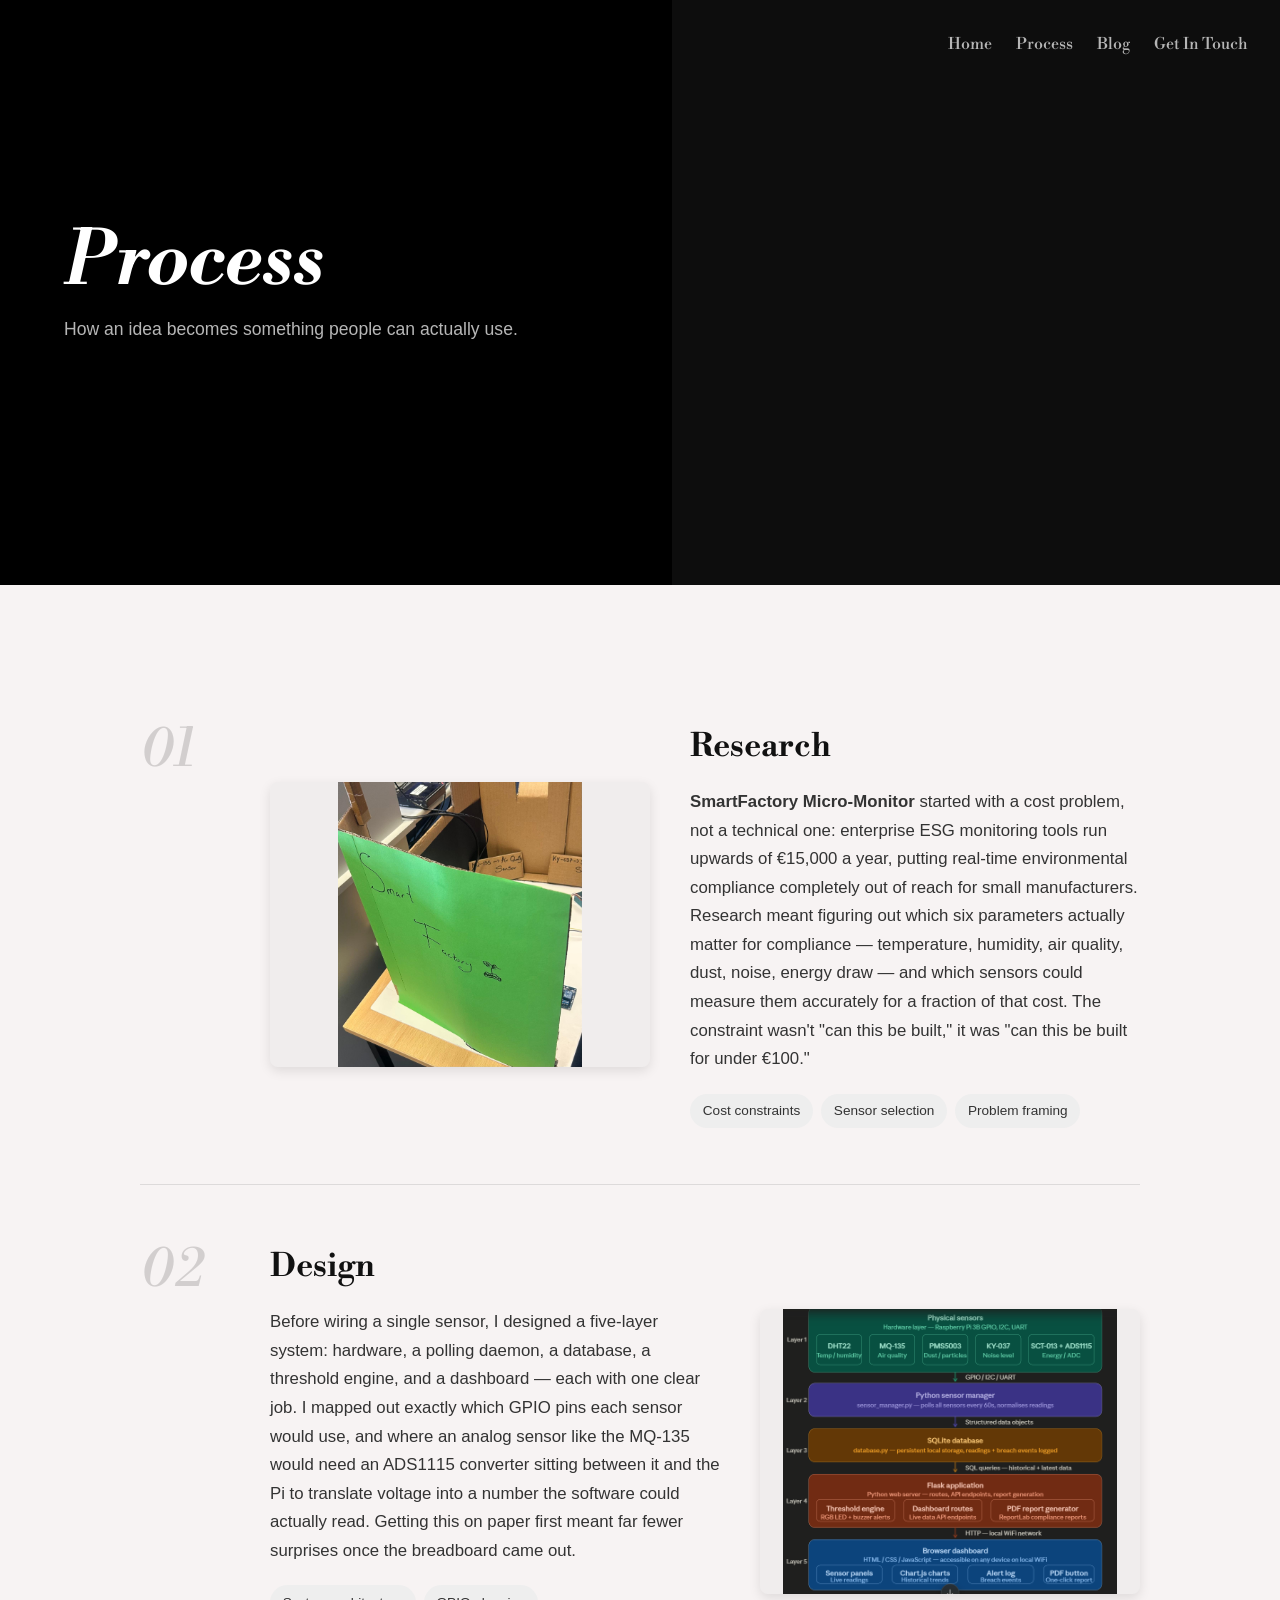
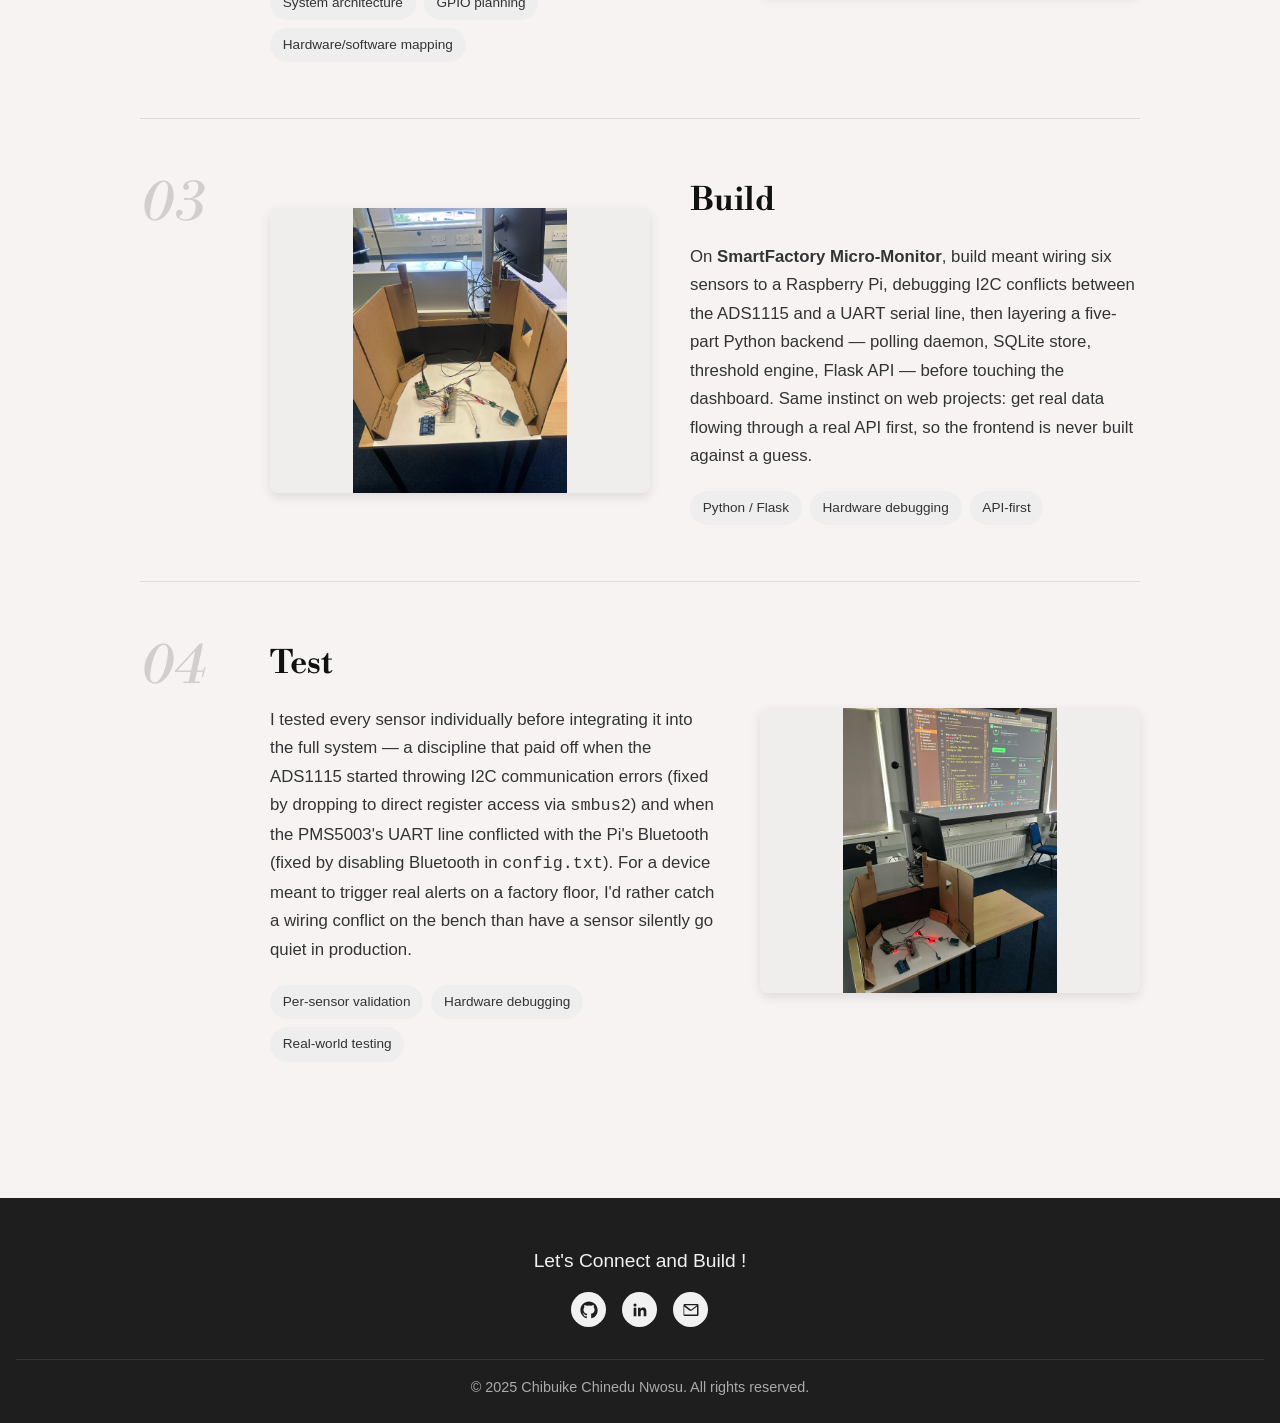
<file: process.html>
<!doctype html>
<html lang="en">
  <head>
    <meta charset="UTF-8" />
    <meta name="viewport" content="width=device-width, initial-scale=1.0" />
    <title>Process — My Portfolio</title>
    <link rel="preconnect" href="https://fonts.googleapis.com" />
    <link rel="preconnect" href="https://fonts.gstatic.com" crossorigin />
    <link
      href="https://fonts.googleapis.com/css2?family=Libre+Bodoni:ital,wght@0,400..700;1,400..700&display=swap"
      rel="stylesheet"
    />
    <link rel="stylesheet" href="./Css pages/Homepage.Css" />
    <link rel="stylesheet" href="./Css pages/Process.Css" />
  </head>
  <body>
    <header class="header process-header">
      <div class="header-container">
        <!-- Left Column -->
        <div class="header-content">
          <h1 class="hero-title">Process</h1>
          <h3 class="hero-subtitle process-subtitle">
            How an idea becomes something people can actually use.
          </h3>
        </div>

        <!-- Right Column (Nav Links) -->
        <div class="header-image process-header-image">
          <nav class="nav-links underline-hover">
            <a href="./index.html">Home</a>
            <a href="./process.html">Process</a>
            <a href="./blog.html">Blog</a>
            <a href="mailto:chibuikemnwosu9@gmail.com">Get In Touch</a>
          </nav>
        </div>
      </div>
    </header>

    <!-- Process Stages -->
    <section class="stages">
      <div class="container">
        <!-- Stage 01 -->
        <article class="stage">
          <div class="stage-number">01</div>
          <div class="stage-media">
            <img
              src="./Images/SmartReaserch.jpeg"
              alt="A picture of a SmartFactory Micro-Monitor sensor research or spec comparison"
              loading="lazy"
            />
          </div>
          <div class="stage-content">
            <h2 class="stage-title">Research</h2>
            <p class="stage-description">
              <strong>SmartFactory Micro-Monitor</strong> started with a cost
              problem, not a technical one: enterprise ESG monitoring tools run
              upwards of €15,000 a year, putting real-time environmental
              compliance completely out of reach for small manufacturers.
              Research meant figuring out which six parameters actually matter
              for compliance — temperature, humidity, air quality, dust, noise,
              energy draw — and which sensors could measure them accurately for
              a fraction of that cost. The constraint wasn't "can this be
              built," it was "can this be built for under €100."
            </p>
            <ul class="stage-tags">
              <li>Cost constraints</li>
              <li>Sensor selection</li>
              <li>Problem framing</li>
            </ul>
          </div>
        </article>

        <!-- Stage 02 -->
        <article class="stage stage-reverse">
          <div class="stage-number">02</div>
          <div class="stage-media">
            <img
              src="./Images/SmartDashboard.png"
              alt="A picture of the SmartFactory Micro-Monitor system architecture or GPIO wiring plan"
              loading="lazy"
            />
          </div>
          <div class="stage-content">
            <h2 class="stage-title">Design</h2>
            <p class="stage-description">
              Before wiring a single sensor, I designed a five-layer system:
              hardware, a polling daemon, a database, a threshold engine, and a
              dashboard — each with one clear job. I mapped out exactly which
              GPIO pins each sensor would use, and where an analog sensor like
              the MQ-135 would need an ADS1115 converter sitting between it and
              the Pi to translate voltage into a number the software could
              actually read. Getting this on paper first meant far fewer
              surprises once the breadboard came out.
            </p>
            <ul class="stage-tags">
              <li>System architecture</li>
              <li>GPIO planning</li>
              <li>Hardware/software mapping</li>
            </ul>
          </div>
        </article>

        <!-- Stage 03 -->
        <article class="stage">
          <div class="stage-number">03</div>
          <div class="stage-media">
            <img
              src="./Images/SmartBuild.jpeg"
              alt="A picture of the SmartFactory Micro-Monitor hardware or breadboard"
              loading="lazy"
            />
          </div>
          <div class="stage-content">
            <h2 class="stage-title">Build</h2>
            <p class="stage-description">
              On <strong>SmartFactory Micro-Monitor</strong>, build meant wiring
              six sensors to a Raspberry Pi, debugging I2C conflicts between the
              ADS1115 and a UART serial line, then layering a five-part Python
              backend — polling daemon, SQLite store, threshold engine, Flask
              API — before touching the dashboard. Same instinct on web
              projects: get real data flowing through a real API first, so the
              frontend is never built against a guess.
            </p>
            <ul class="stage-tags">
              <li>Python / Flask</li>
              <li>Hardware debugging</li>
              <li>API-first</li>
            </ul>
          </div>
        </article>

        <!-- Stage 04 -->
        <article class="stage stage-reverse">
          <div class="stage-number">04</div>
          <div class="stage-media">
            <img
              src="./Images/SmartTesting.jpeg"
              alt="A picture of a SmartFactory Micro-Monitor sensor testing or debug log screenshot"
              loading="lazy"
            />
          </div>
          <div class="stage-content">
            <h2 class="stage-title">Test</h2>
            <p class="stage-description">
              I tested every sensor individually before integrating it into the
              full system — a discipline that paid off when the ADS1115 started
              throwing I2C communication errors (fixed by dropping to direct
              register access via <code>smbus2</code>) and when the PMS5003's
              UART line conflicted with the Pi's Bluetooth (fixed by disabling
              Bluetooth in <code>config.txt</code>). For a device meant to
              trigger real alerts on a factory floor, I'd rather catch a wiring
              conflict on the bench than have a sensor silently go quiet in
              production.
            </p>
            <ul class="stage-tags">
              <li>Per-sensor validation</li>
              <li>Hardware debugging</li>
              <li>Real-world testing</li>
            </ul>
          </div>
        </article>
      </div>
    </section>

    <footer class="footer">
      <div class="footer-container">
        <!-- Center Section -->
        <div class="footer-center">
          <p class="footer-text">Let's Connect and Build !</p>
          <ul class="social-links">
            <li>
              <a
                href="https://github.com/chibuikeNwosu"
                target="_blank"
                rel="noopener noreferrer"
                aria-label="GitHub"
              >
                <svg
                  viewBox="0 0 24 24"
                  width="18"
                  height="18"
                  fill="currentColor"
                >
                  <path
                    d="M12 .5C5.65.5.5 5.66.5 12.03c0 5.09 3.29 9.4 7.86 10.93.58.11.79-.25.79-.56 0-.28-.01-1.02-.02-2-3.2.7-3.88-1.55-3.88-1.55-.52-1.34-1.28-1.7-1.28-1.7-1.05-.72.08-.71.08-.71 1.16.08 1.77 1.2 1.77 1.2 1.03 1.78 2.7 1.26 3.36.97.1-.75.4-1.26.73-1.55-2.55-.29-5.24-1.28-5.24-5.7 0-1.26.45-2.29 1.19-3.1-.12-.29-.52-1.46.11-3.05 0 0 .97-.31 3.18 1.18a11 11 0 0 1 5.79 0c2.2-1.49 3.17-1.18 3.17-1.18.64 1.59.24 2.76.12 3.05.74.81 1.19 1.84 1.19 3.1 0 4.43-2.7 5.41-5.27 5.69.42.36.78 1.08.78 2.17 0 1.57-.01 2.83-.01 3.22 0 .31.21.68.8.56A10.53 10.53 0 0 0 23.5 12.03C23.5 5.66 18.35.5 12 .5Z"
                  />
                </svg>
              </a>
            </li>
            <li>
              <a
                href="https://www.linkedin.com/in/chibuike-nwosu"
                target="_blank"
                rel="noopener noreferrer"
                aria-label="LinkedIn"
              >
                <svg
                  viewBox="0 0 24 24"
                  width="18"
                  height="18"
                  fill="currentColor"
                >
                  <path
                    d="M20.45 20.45h-3.55v-5.57c0-1.33-.02-3.03-1.85-3.03-1.85 0-2.14 1.45-2.14 2.94v5.66H9.36V9h3.41v1.56h.05c.47-.9 1.63-1.85 3.36-1.85 3.6 0 4.27 2.37 4.27 5.45v6.29ZM5.34 7.43a2.06 2.06 0 1 1 0-4.12 2.06 2.06 0 0 1 0 4.12ZM7.12 20.45H3.56V9h3.56v11.45Z"
                  />
                </svg>
              </a>
            </li>
            <li>
              <a href="mailto:chibuikemnwosu9@gmail.com" aria-label="Email">
                <svg
                  viewBox="0 0 24 24"
                  width="18"
                  height="18"
                  fill="currentColor"
                >
                  <path
                    d="M2 5.5A1.5 1.5 0 0 1 3.5 4h17A1.5 1.5 0 0 1 22 5.5v13a1.5 1.5 0 0 1-1.5 1.5h-17A1.5 1.5 0 0 1 2 18.5v-13Zm2.2.2 7.34 5.72a.75.75 0 0 0 .92 0L19.8 5.7H4.2ZM20 7.35l-6.86 5.35a2.75 2.75 0 0 1-3.38 0L3 7.35V18h17V7.35Z"
                  />
                </svg>
              </a>
            </li>
          </ul>
        </div>
      </div>

      <!-- Bottom Bar -->
      <div class="footer-bottom">
        <p>&copy; 2025 Chibuike Chinedu Nwosu. All rights reserved.</p>
      </div>
    </footer>

    <script src="./JavaScript/Javascript.js"></script>
    <script src="./JavaScript/Process.js"></script>
  </body>
</html>
</file>
<file: Css pages/Homepage.Css>
/* Global Reset */
* {
  margin: 0;
  padding: 0;
  box-sizing: border-box;
}

body {
  font-family: Arial, Helvetica, sans-serif;
  background-color: #000;
  color: #fff;
  line-height: 1.6;
}

/* --------------------
   HEADER
--------------------- */
.header {
  display: flex;
  flex-direction: column;
  min-height: 100vh;
}

.header-container {
  display: flex;
  flex: 1;
  height: 100vh;
}

/* Left Column (Text) */
.header-content {
  flex: 1;
  padding: 4rem;
  display: flex;
  flex-direction: column;
  justify-content: center;
  animation: slideUp 1.2s ease-out forwards;
  opacity: 0;
}

/* Hero Titles */
.hero-title {
  font-family: "Libre Bodoni", serif;
  font-optical-sizing: auto;
  font-weight: 700;
  font-style: italic;
  font-size: 75px;
  margin: 0;
  line-height: 1.2;
  color: #fff;
}

.hero-subtitle {
  font-family: "Libre Bodoni", serif;
  font-optical-sizing: auto;
  font-weight: 500;
  font-style: italic;
  font-size: 60px;
  margin: 0.5rem 0 1.5rem 0;
  line-height: 1.2;
  color: #ccc;
}

/* Right Column (Nav Links) */
.header-image {
  flex: 1;
  background-image: url("../Images/picture1.JPG");
  background-size: cover;
  background-position: top center;
  background-repeat: no-repeat;
  display: flex;
  flex-direction: column;
  align-items: flex-end;
  justify-content: flex-start;
  padding: 2rem;
}

/* Navigation Links - TODO */

.nav-links {
  display: flex;
  flex-direction: row;
  gap: 1.5rem;
}

.nav-links a {
  color: #b6b6b6;
  font-family: "Libre Bodoni", serif;
  text-decoration: none;
  font-size: 1rem;
  position: relative; /* required for underline animation */
  transition: color 0.4s ease;
}

/* visited state */
.nav-links a:visited {
  color: #b6b6b6;
}

.underline-hover a::after {
  content: "";
  position: absolute;
  left: 50%; /* start at the center */
  bottom: 0;
  width: 0%;
  height: 2px;
  background-color: grey;
  transition: all 0.3s ease;
  transform: translateX(-50%); /* keeps it centered */
}

.underline-hover a:hover::after {
  width: 100%; /* expands evenly from center */
}

/* --------------------
   ABOUT SECTION
--------------------- */
.about {
  padding: 4rem 2rem;
  background-color: #f7f3f3;
  color: #000;
}

.about-container {
  display: flex;
  flex-direction: column; /* keeps everything stacked */
  align-items: center;
  gap: 3rem;
  /* max-width: 1000px; */
  margin: 0 auto;
}

/* Main text block (aligned to right as in your sketch) */

/* TODO */
.about-text {
  font-family: sans-serif;
  align-self: flex-end;
  max-width: 680px;
  line-height: 1.6;
  font-size: 1.4rem;
  text-align: right;
  padding: 6rem 20px 3rem;
  opacity: 0;
  transform: translateY(50px);
  transition:
    opacity 0.8s ease,
    transform 0.8s ease;
}

.about-text.animate {
  opacity: 1;
  transform: translateY(0);
}

/* MY WORK SECTION */
.my-work-section {
  padding: 4rem 1.5rem;
  background: #f7f3f3;
  transition: background-color 1.5s ease;
}

/* When active, background changes */
.my-work-section.active {
  background: #131313; /* pick any highlight color */
}

.section-header {
  text-align: center;
  margin-bottom: 3rem;
}

.section-header h2 {
  font-family: "Libre Bodoni", serif;
  text-align: left;
  color: #f2f2f2;
  font-size: 3rem;
  margin-bottom: 0.5rem;
}

.section-header p {
  max-width: 600px;
  margin: 0 auto;
  color: #f2f2f2;
}

/* Project Layout */

.project-title {
  font-family: "Libre Bodoni", serif;
  text-align: left;
  color: #f2f2f2;
  font-size: 3rem;
  margin-bottom: 0.5rem;
}

/* Project Media */
.project-media img {
  width: 100%;
  height: auto;
  border-radius: 10px;
  display: block;
  box-shadow: 0 4px 12px rgba(0, 0, 0, 0.08);
}

/* Project Details */
.project-details h3 {
  margin-top: 0;
  font-size: 1.5rem;
  margin-bottom: 1rem;
}

.project-description {
  color: #d9d8d8;
  line-height: 1.6;
  margin-bottom: 1.25rem;
}

/* Visit Link */
.project-link {
  display: inline-block;
  margin-bottom: 1.5rem;
  font-weight: 600;
  color: #dfdfdf;
  text-decoration: none;
}

.project-link:hover {
  color: #dfdfdf;
}

/* Project Tags */
.project-tags {
  list-style: none;
  padding: 0;
  margin: 0;
  display: flex;
  flex-wrap: wrap;
  gap: 0.5rem;
}

.project-tags li {
  background: #eee;
  padding: 0.4rem 0.8rem;
  border-radius: 20px;
  font-size: 0.85rem;
  color: #333;
}

/* --- PROJECT ANIMATIONS --- */
.project {
  display: grid;
  grid-template-columns: 1fr 1fr;
  gap: 2rem;
  margin-bottom: 4rem;
  align-items: start;

  opacity: 0;
  transform: translateY(50px);
  transition: all 0.5s ease-out;
}

.project.show {
  opacity: 1;
  transform: translateY(0);
}

/* Footer Section*/
.footer {
  background: #1e1e1e;
  color: #f1f1f1;
  padding: 3rem 1rem 1.5rem;
  font-family: "Inter", sans-serif;
}

/* Center container */
.footer-container {
  display: flex;
  justify-content: center;
  align-items: center;
  margin-bottom: 2rem;
}

.footer-center {
  text-align: center;
}

.footer-text {
  font-size: 1.2rem;
  margin-bottom: 1rem;
}

/* Social Links */
.social-links {
  list-style: none;
  display: flex;
  justify-content: center;
  gap: 1rem;
  padding: 0;
  margin: 0;
}

.social-links a {
  display: flex;
  align-items: center;
  justify-content: center;
  width: 35px;
  height: 35px;
  background: #f1f1f1;
  color: #1e1e1e;
  border-radius: 50%;
  transition:
    transform 0.3s ease,
    background 0.3s ease,
    color 0.3s ease;
}

.social-links a:hover {
  background: #fff;
  color: #000;
  box-shadow: 0 4px 14px rgba(255, 255, 255, 0.25);
  transform: translateY(-3px) scale(1.08);
}

/* Bottom Bar */
.footer-bottom {
  text-align: center;
  padding-top: 1rem;
  border-top: 1px solid rgba(255, 255, 255, 0.1);
  font-size: 0.9rem;
  color: #aaa;
}

/* --------------------
   ANIMATION -- Header text
--------------------- */
@keyframes slideUp {
  0% {
    transform: translateY(30px);
    opacity: 0;
  }
  100% {
    transform: translateY(0);
    opacity: 1;
  }
}

/* --------------------
   RESPONSIVE - Header section
--------------------- */

@media (max-width: 1012px) {
  .header-container {
    flex-direction: column;
  }

  .header-image {
    order: 1;
    min-height: 50vh;
    display: flex;
    justify-content: center;
    align-items: center;
    padding-bottom: 22rem;
    /* background-color: #f5f5f5; */
  }

  .header-content {
    order: 2;
    min-height: 50vh;
    display: flex;
    flex-direction: column;
    justify-content: center;
    background-color: #000;
  }

  .nav-links {
    /* display: flex; */
    flex-direction: row;
    gap: 1rem;
  }
}

@media (max-width: 1011px) {
  .hero-title {
    font-size: 70px;
    text-align: center;
  }

  .hero-subtitle {
    font-size: 55px;
    text-align: center;
  }
}

@media (max-width: 783px) {
  .hero-title {
    font-size: 50px;
    text-align: center;
  }

  .hero-subtitle {
    font-size: 40px;
    text-align: center;
  }

  .header-content {
    padding: 2rem;
  }
}

/* --------------------
   RESPONSIVE - About me section
--------------------- */

@media (max-width: 1547px) {
  .about {
    padding: 2rem 1rem;
  }

  .about-text {
    font-size: 1.3rem;
    text-align: left;
  }
}

/* --------------------
   RESPONSIVE - My Work section
--------------------- */

@media (max-width: 768px) {
  .project {
    grid-template-columns: 1fr;
    gap: 1.25rem;
    margin-bottom: 3rem;
  }

  .section-header h2 {
    font-size: 2.2rem;
  }

  .project-title {
    font-size: 1.6rem;
    margin-bottom: 0.75rem;
  }

  .project-description {
    font-size: 0.95rem;
  }
}
</file>
<file: Css pages/Process.Css>
/* --------------------
   PROCESS HEADER
   Reuses .header / .header-content / .header-image from
   Homepage.Css for visual consistency with the homepage hero.
   These rules only adjust what needs to differ.
--------------------- */
.process-header {
  min-height: 65vh;
}

.process-header .header-container {
  height: 65vh;
}

.process-subtitle {
  font-family: sans-serif;
  font-style: normal;
  font-size: 1.1rem;
  color: #b6b6b6;
  max-width: 480px;
  line-height: 1.6;
}

.process-header-image {
  background-image: none;
  background-color: #0d0d0d;
  align-items: flex-end;
  justify-content: flex-start;
}

/* --------------------
   STAGES
--------------------- */
.stages {
  background-color: #f7f3f3;
  padding: 5rem 1.5rem;
}

.stages .container {
  max-width: 1000px;
  margin: 0 auto;
}

.stage {
  display: grid;
  grid-template-columns: 90px 380px 1fr;
  align-items: center;
  gap: 2.5rem;
  padding: 3.5rem 0;
  border-bottom: 1px solid rgba(0, 0, 0, 0.1);

  opacity: 0;
  transform: translateY(40px);
  transition:
    opacity 0.6s ease,
    transform 0.6s ease;
}

.stage-reverse {
  grid-template-columns: 90px 1fr 380px;
}

.stage-reverse .stage-media {
  order: 3;
}

.stage-reverse .stage-content {
  order: 2;
}

.stage:last-child {
  border-bottom: none;
}

.stage.show {
  opacity: 1;
  transform: translateY(0);
}

.stage-number {
  font-family: "Libre Bodoni", serif;
  font-style: italic;
  font-size: 3.5rem;
  color: rgba(0, 0, 0, 0.15);
  line-height: 1;
  align-self: start;
}

.stage-media {
  position: relative;
  border-radius: 8px;
  overflow: hidden;
  aspect-ratio: 4 / 3;
  box-shadow: 0 4px 12px rgba(0, 0, 0, 0.1);
  background: #f0eded;
}

.stage-media img {
  width: 100%;
  height: 100%;
  object-fit: contain;
  display: block;
}

.stage-media-label {
  position: absolute;
  inset: 0;
  display: flex;
  align-items: center;
  justify-content: center;
  text-align: center;
  padding: 1rem;
  font-family: sans-serif;
  font-size: 0.8rem;
  color: #fff;
  /* background: rgba(0, 0, 0, 0.35); */
}

.stage-title {
  font-family: "Libre Bodoni", serif;
  font-size: 2rem;
  margin-bottom: 1rem;
  color: #111;
}

.stage-description {
  font-family: sans-serif;
  color: #333;
  line-height: 1.7;
  font-size: 1.05rem;
  max-width: 640px;
  margin-bottom: 1.25rem;
}

.stage-tags {
  list-style: none;
  padding: 0;
  margin: 0;
  display: flex;
  flex-wrap: wrap;
  gap: 0.5rem;
}

.stage-tags li {
  background: #eee;
  padding: 0.4rem 0.8rem;
  border-radius: 20px;
  font-size: 0.85rem;
  color: #333;
}

/* --------------------
   RESPONSIVE
--------------------- */
@media (max-width: 700px) {
  .stage,
  .stage-reverse {
    grid-template-columns: 1fr;
    gap: 1.25rem;
  }

  .stage-reverse .stage-media,
  .stage-reverse .stage-content {
    order: initial;
  }

  .stage-number {
    font-size: 2.5rem;
  }

  .stage-media {
    aspect-ratio: 16 / 9;
  }
}
</file>
